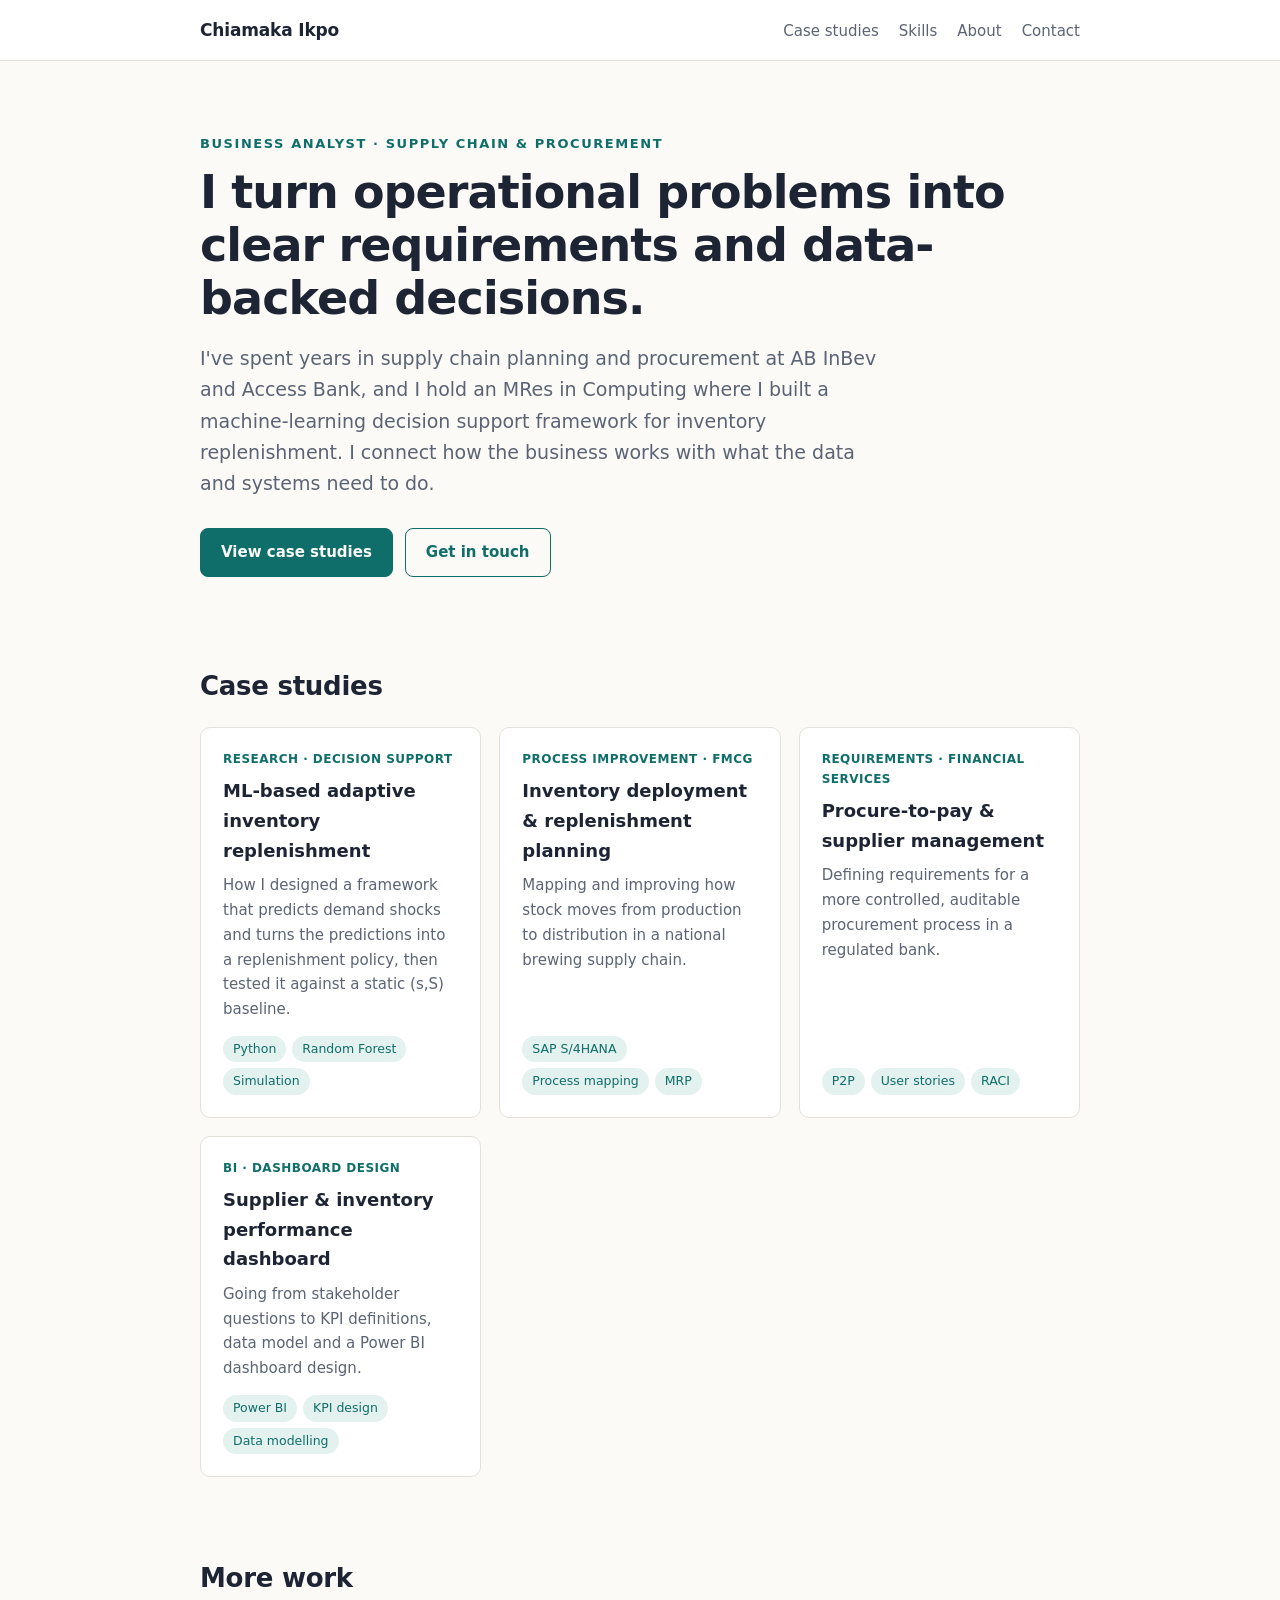
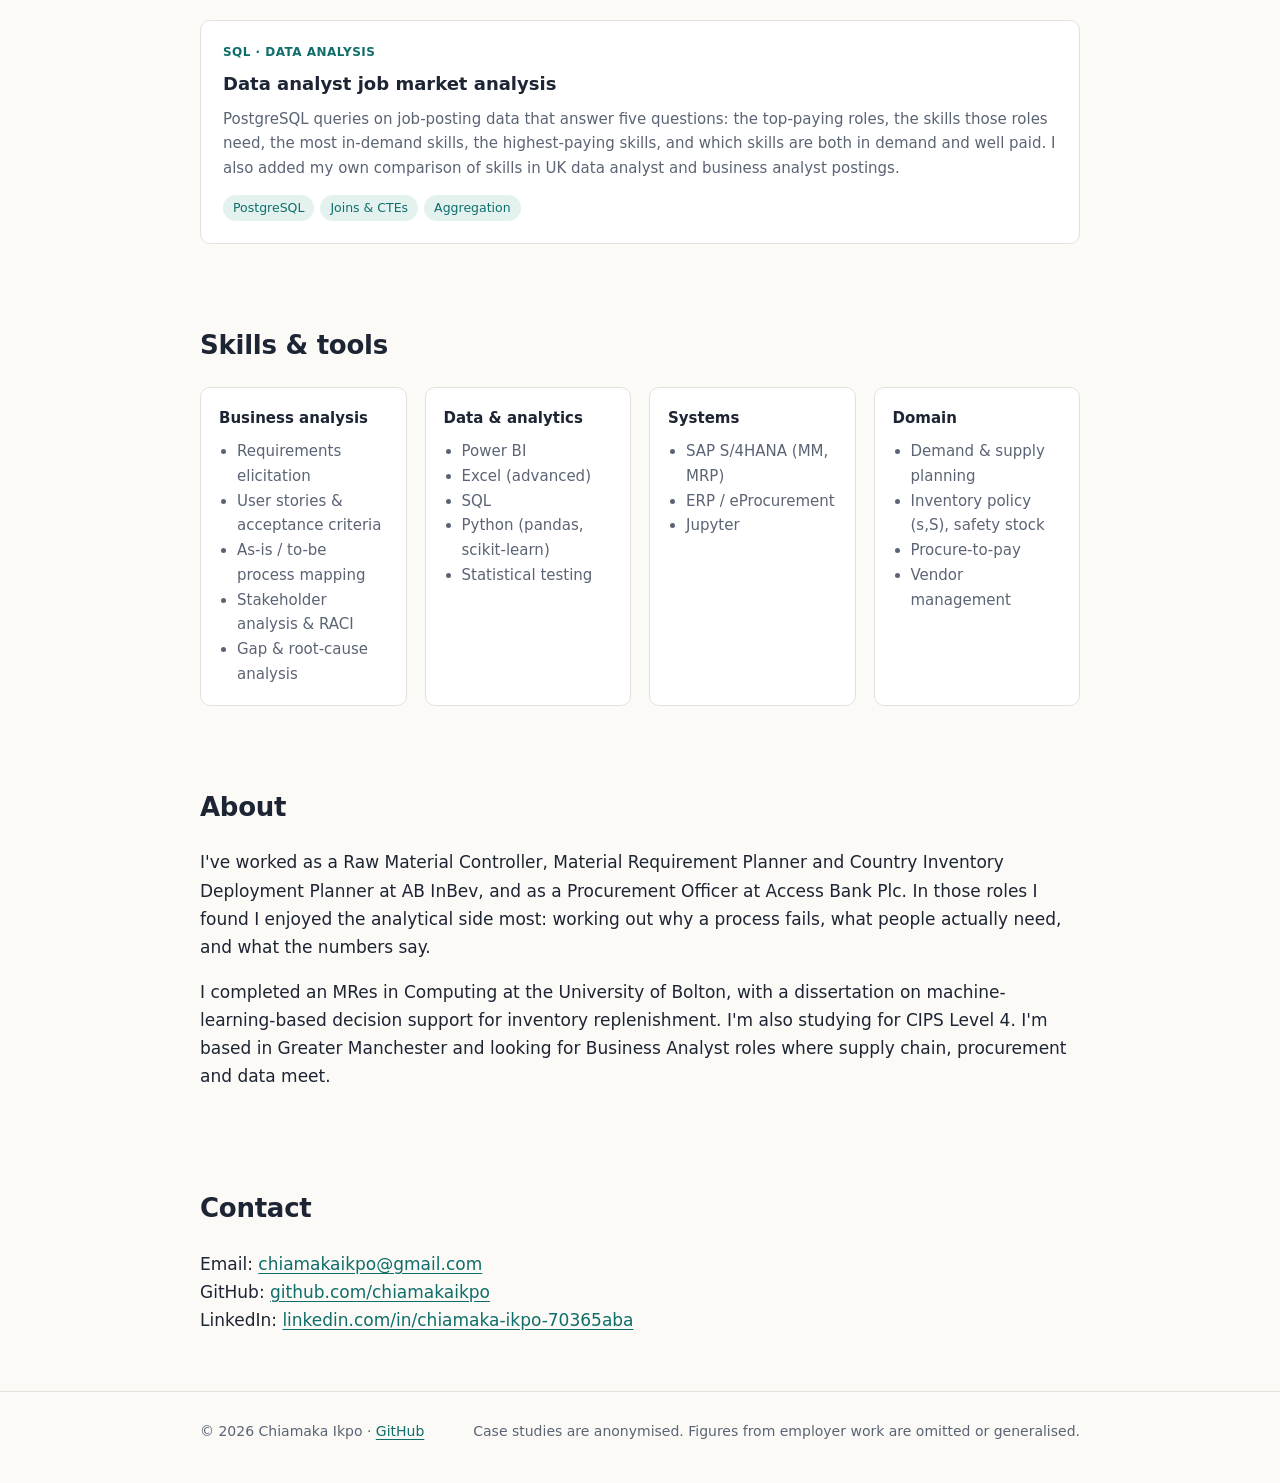
<file: index.html>
<!DOCTYPE html>
<html lang="en">
<head>
<meta charset="utf-8">
<meta name="viewport" content="width=device-width, initial-scale=1">
<title>Chiamaka Ikpo | Business Analyst</title>
<meta name="description" content="Business Analyst portfolio of Chiamaka Ikpo: supply chain, procurement and data-driven decision support case studies.">
<link rel="stylesheet" href="style.css">
</head>
<body>
<nav class="nav"><div class="wrap">
  <a class="brand" href="index.html">Chiamaka Ikpo</a>
  <ul>
    <li><a href="#work">Case studies</a></li>
    <li><a href="#skills">Skills</a></li>
    <li><a href="#about">About</a></li>
    <li><a href="#contact">Contact</a></li>
  </ul>
</div></nav>

<header class="hero"><div class="wrap">
  <p class="eyebrow">Business Analyst · Supply Chain &amp; Procurement</p>
  <h1>I turn operational problems into clear requirements and data-backed decisions.</h1>
  <p class="lead">I've spent years in supply chain planning and procurement at AB InBev and Access Bank, and I hold an MRes in Computing where I built a machine-learning decision support framework for inventory replenishment. I connect how the business works with what the data and systems need to do.</p>
  <div class="btns">
    <a class="btn primary" href="#work">View case studies</a>
    <a class="btn ghost" href="#contact">Get in touch</a>
  </div>
</div></header>

<section id="work"><div class="wrap">
  <h2>Case studies</h2>
  <div class="cards">
    <a class="card" href="case-replenishment-ml.html">
      <span class="tag">Research · Decision support</span>
      <h3>ML-based adaptive inventory replenishment</h3>
      <p>How I designed a framework that predicts demand shocks and turns the predictions into a replenishment policy, then tested it against a static (s,S) baseline.</p>
      <div class="chips"><span class="chip">Python</span><span class="chip">Random Forest</span><span class="chip">Simulation</span></div>
    </a>
    <a class="card" href="case-inventory-deployment.html">
      <span class="tag">Process improvement · FMCG</span>
      <h3>Inventory deployment &amp; replenishment planning</h3>
      <p>Mapping and improving how stock moves from production to distribution in a national brewing supply chain.</p>
      <div class="chips"><span class="chip">SAP S/4HANA</span><span class="chip">Process mapping</span><span class="chip">MRP</span></div>
    </a>
    <a class="card" href="case-procurement.html">
      <span class="tag">Requirements · Financial services</span>
      <h3>Procure-to-pay &amp; supplier management</h3>
      <p>Defining requirements for a more controlled, auditable procurement process in a regulated bank.</p>
      <div class="chips"><span class="chip">P2P</span><span class="chip">User stories</span><span class="chip">RACI</span></div>
    </a>
    <a class="card" href="case-dashboard.html">
      <span class="tag">BI · Dashboard design</span>
      <h3>Supplier &amp; inventory performance dashboard</h3>
      <p>Going from stakeholder questions to KPI definitions, data model and a Power BI dashboard design.</p>
      <div class="chips"><span class="chip">Power BI</span><span class="chip">KPI design</span><span class="chip">Data modelling</span></div>
    </a>
  </div>
</div></section>

<section id="more"><div class="wrap">
  <h2>More work</h2>
  <div class="cards">
    <a class="card" href="https://github.com/chiamakaikpo/sql-data-analyst-job-market" target="_blank" rel="noopener">
      <span class="tag">SQL · Data analysis</span>
      <h3>Data analyst job market analysis</h3>
      <p>PostgreSQL queries on job-posting data that answer five questions: the top-paying roles, the skills those roles need, the most in-demand skills, the highest-paying skills, and which skills are both in demand and well paid. I also added my own comparison of skills in UK data analyst and business analyst postings.</p>
      <div class="chips"><span class="chip">PostgreSQL</span><span class="chip">Joins &amp; CTEs</span><span class="chip">Aggregation</span></div>
    </a>
  </div>
</div></section>

<section id="skills"><div class="wrap">
  <h2>Skills &amp; tools</h2>
  <div class="skills">
    <div><h4>Business analysis</h4><ul><li>Requirements elicitation</li><li>User stories &amp; acceptance criteria</li><li>As-is / to-be process mapping</li><li>Stakeholder analysis &amp; RACI</li><li>Gap &amp; root-cause analysis</li></ul></div>
    <div><h4>Data &amp; analytics</h4><ul><li>Power BI</li><li>Excel (advanced)</li><li>SQL</li><li>Python (pandas, scikit-learn)</li><li>Statistical testing</li></ul></div>
    <div><h4>Systems</h4><ul><li>SAP S/4HANA (MM, MRP)</li><li>ERP / eProcurement</li><li>Jupyter</li></ul></div>
    <div><h4>Domain</h4><ul><li>Demand &amp; supply planning</li><li>Inventory policy (s,S), safety stock</li><li>Procure-to-pay</li><li>Vendor management</li></ul></div>
  </div>
</div></section>

<section id="about"><div class="wrap">
  <h2>About</h2>
  <p>I've worked as a Raw Material Controller, Material Requirement Planner and Country Inventory Deployment Planner at AB InBev, and as a Procurement Officer at Access Bank Plc. In those roles I found I enjoyed the analytical side most: working out why a process fails, what people actually need, and what the numbers say.</p>
  <p>I completed an MRes in Computing at the University of Bolton, with a dissertation on machine-learning-based decision support for inventory replenishment. I'm also studying for CIPS Level 4. I'm based in Greater Manchester and looking for Business Analyst roles where supply chain, procurement and data meet.</p>
</div></section>

<section id="contact"><div class="wrap">
  <h2>Contact</h2>
  <p>Email: <a href="mailto:chiamakaikpo@gmail.com">chiamakaikpo@gmail.com</a><br>
  GitHub: <a href="https://github.com/chiamakaikpo" target="_blank" rel="noopener">github.com/chiamakaikpo</a><br>
  LinkedIn: <a href="https://linkedin.com/in/chiamaka-ikpo-70365aba/" target="_blank" rel="noopener">linkedin.com/in/chiamaka-ikpo-70365aba</a></p>
</div></section>

<footer><div class="wrap">
  <span>© 2026 Chiamaka Ikpo · <a href="https://github.com/chiamakaikpo" target="_blank" rel="noopener">GitHub</a></span>
  <span>Case studies are anonymised. Figures from employer work are omitted or generalised.</span>
</div></footer>
</body>
</html>
</file>
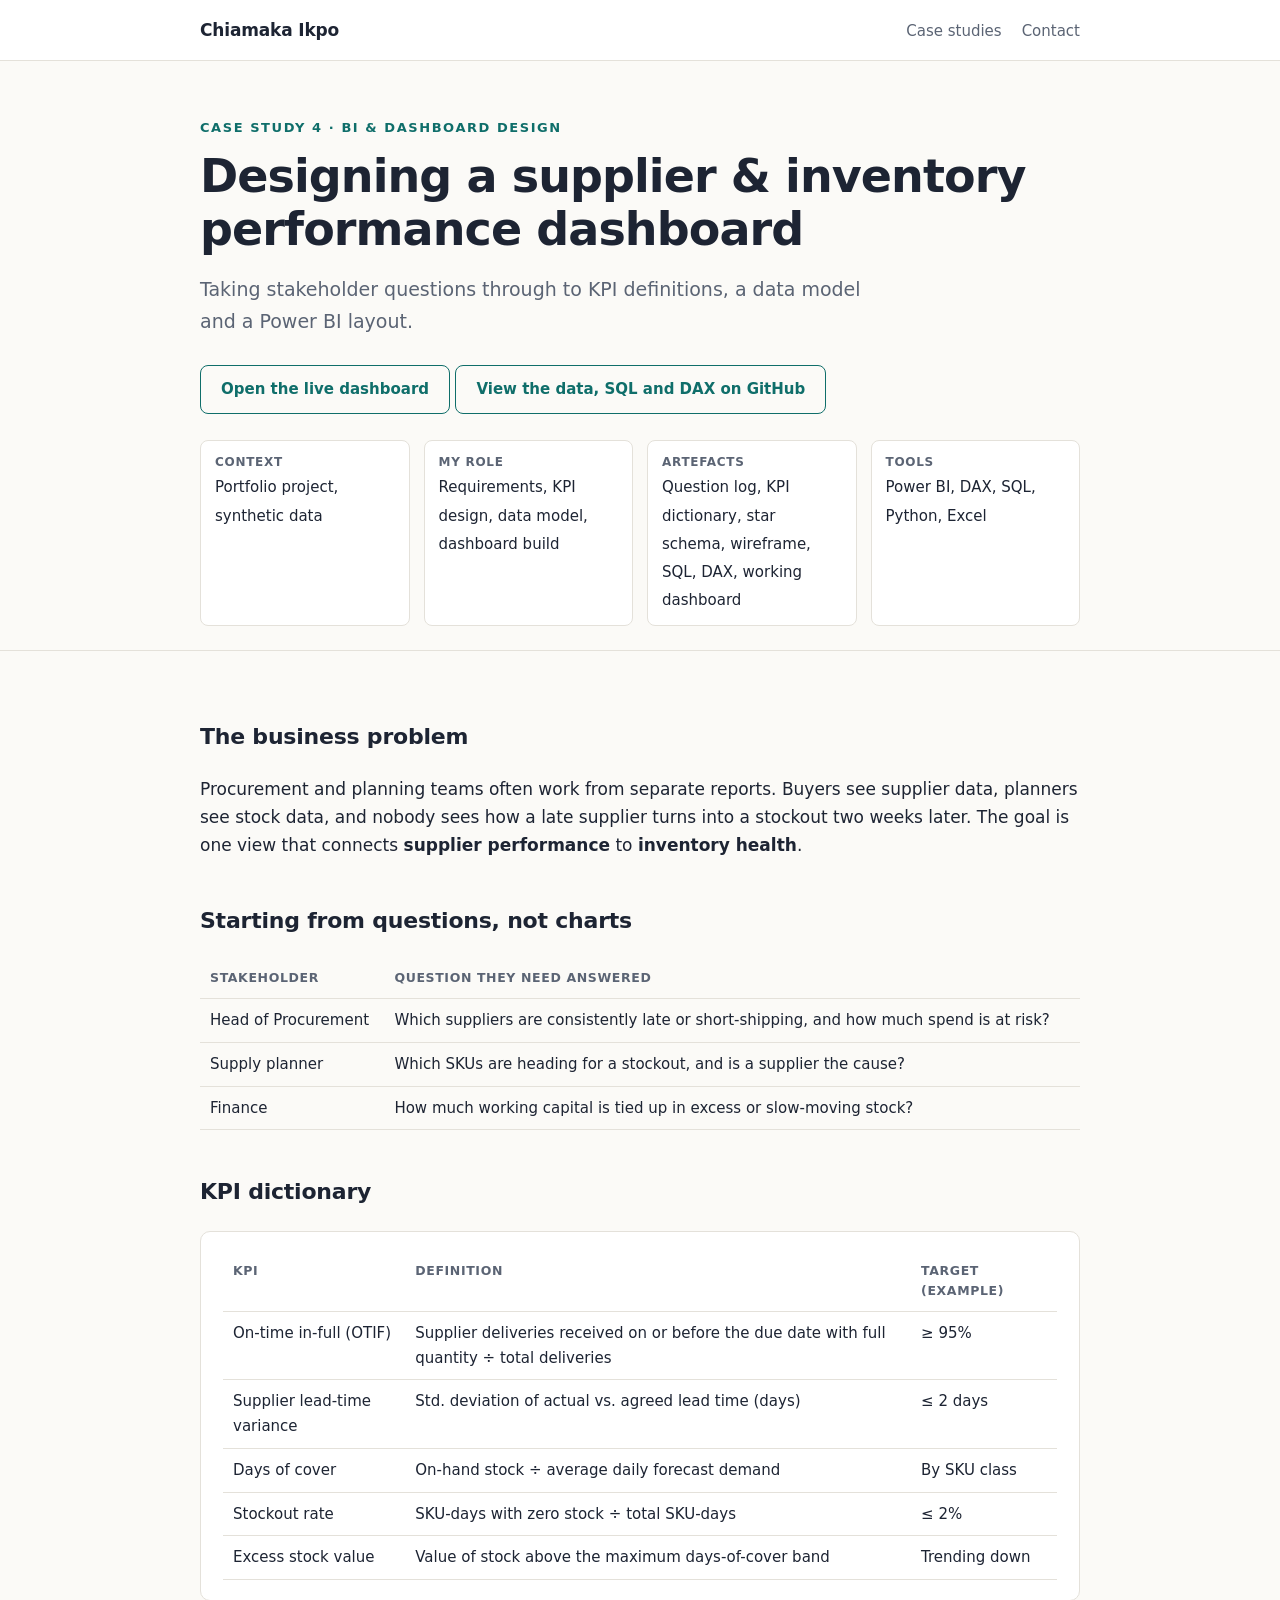
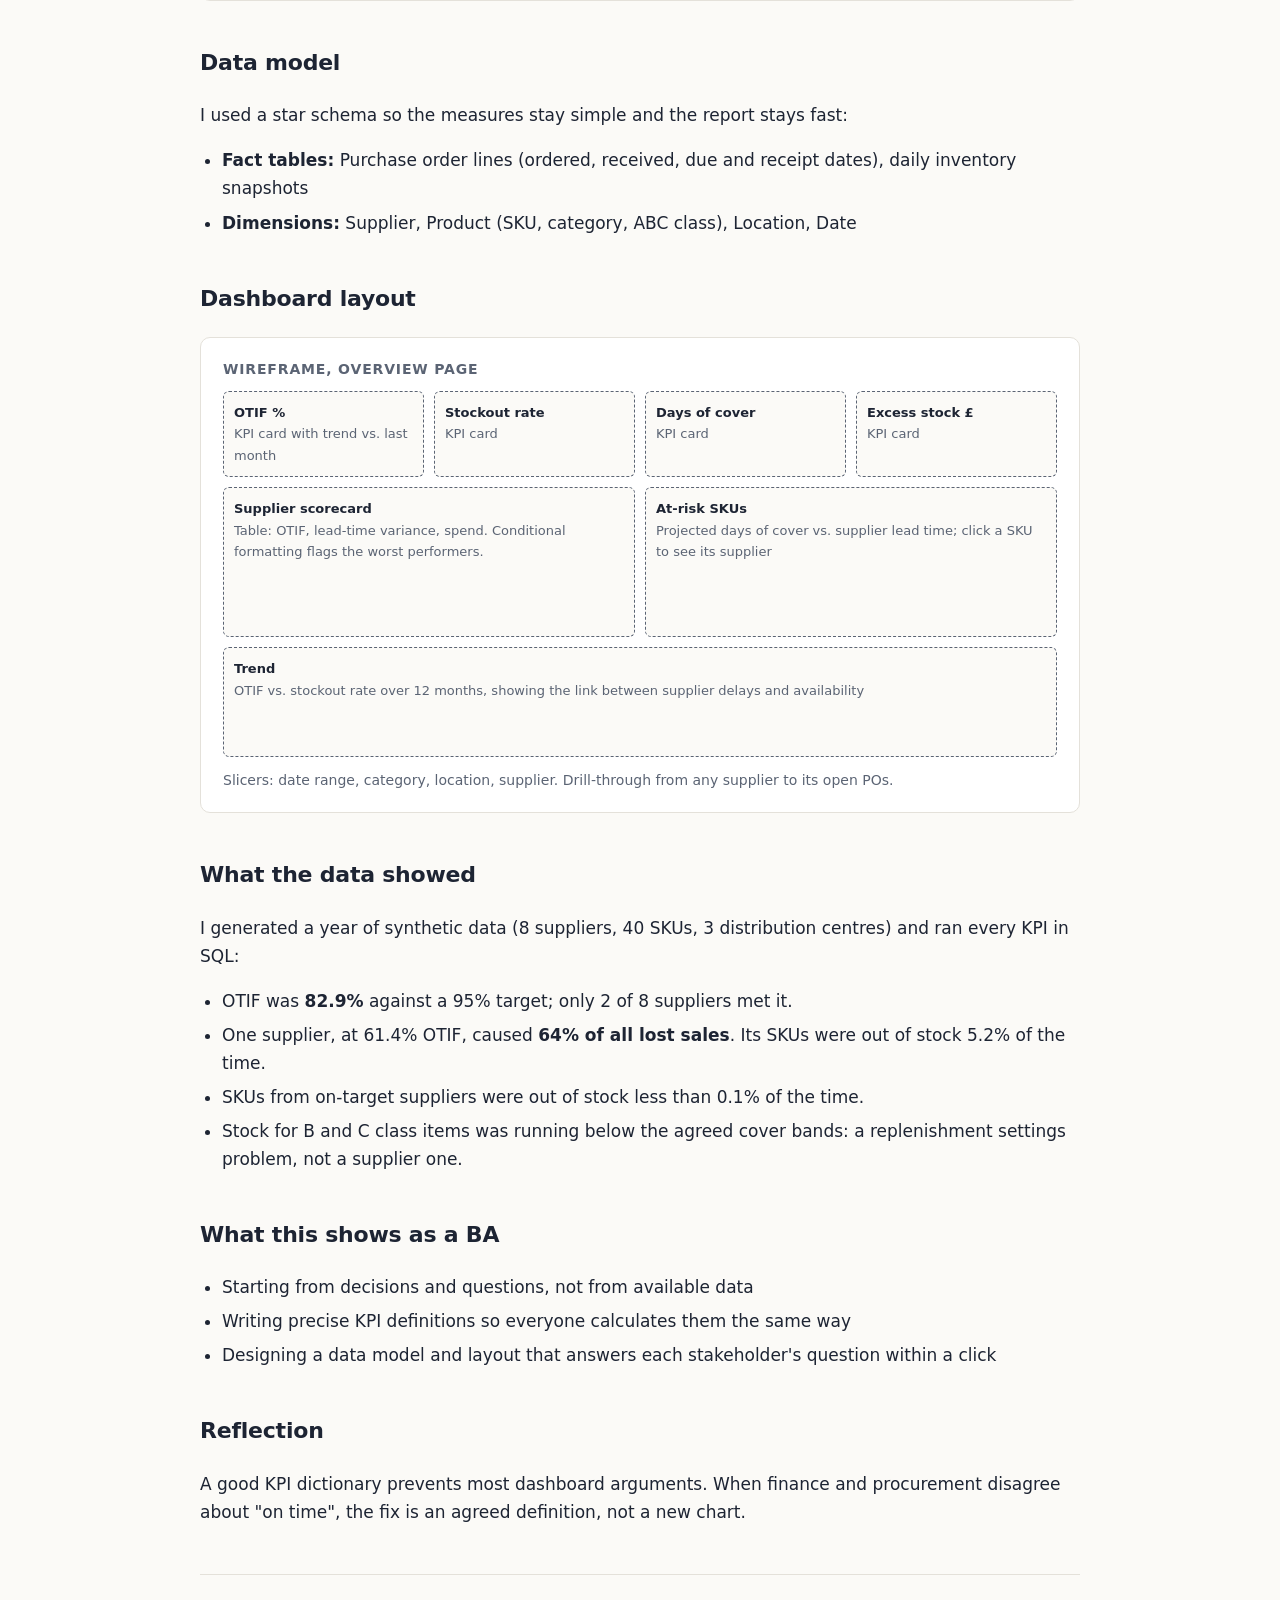
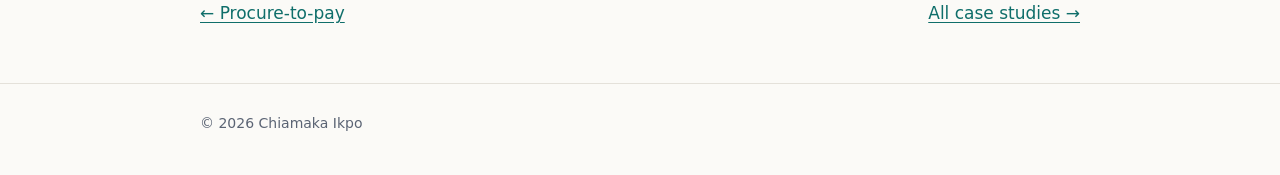
<file: case-dashboard.html>
<!DOCTYPE html>
<html lang="en">
<head>
<meta charset="utf-8">
<meta name="viewport" content="width=device-width, initial-scale=1">
<title>Supplier &amp; Inventory Dashboard | Chiamaka Ikpo</title>
<link rel="stylesheet" href="style.css">
</head>
<body>
<nav class="nav"><div class="wrap">
  <a class="brand" href="index.html">Chiamaka Ikpo</a>
  <ul><li><a href="index.html#work">Case studies</a></li><li><a href="index.html#contact">Contact</a></li></ul>
</div></nav>

<header class="case-head"><div class="wrap">
  <p class="eyebrow">Case study 4 · BI &amp; dashboard design</p>
  <h1>Designing a supplier &amp; inventory performance dashboard</h1>
  <p class="lead">Taking stakeholder questions through to KPI definitions, a data model and a Power BI layout.</p>
  <p><a class="btn ghost" href="https://chiamakaikpo.github.io/supplier-inventory-dashboard/" target="_blank" rel="noopener">Open the live dashboard</a> <a class="btn ghost" href="https://github.com/chiamakaikpo/supplier-inventory-dashboard" target="_blank" rel="noopener">View the data, SQL and DAX on GitHub</a></p>
  <div class="facts">
    <div><b>Context</b><span>Portfolio project, synthetic data</span></div>
    <div><b>My role</b><span>Requirements, KPI design, data model, dashboard build</span></div>
    <div><b>Artefacts</b><span>Question log, KPI dictionary, star schema, wireframe, SQL, DAX, working dashboard</span></div>
    <div><b>Tools</b><span>Power BI, DAX, SQL, Python, Excel</span></div>
  </div>
</div></header>

<article><div class="wrap">
  <h2>The business problem</h2>
  <p>Procurement and planning teams often work from separate reports. Buyers see supplier data, planners see stock data, and nobody sees how a late supplier turns into a stockout two weeks later. The goal is one view that connects <strong>supplier performance</strong> to <strong>inventory health</strong>.</p>

  <h2>Starting from questions, not charts</h2>
  <table>
    <tr><th>Stakeholder</th><th>Question they need answered</th></tr>
    <tr><td>Head of Procurement</td><td>Which suppliers are consistently late or short-shipping, and how much spend is at risk?</td></tr>
    <tr><td>Supply planner</td><td>Which SKUs are heading for a stockout, and is a supplier the cause?</td></tr>
    <tr><td>Finance</td><td>How much working capital is tied up in excess or slow-moving stock?</td></tr>
  </table>

  <h2>KPI dictionary</h2>
  <div class="panel">
  <table>
    <tr><th>KPI</th><th>Definition</th><th>Target (example)</th></tr>
    <tr><td>On-time in-full (OTIF)</td><td>Supplier deliveries received on or before the due date with full quantity ÷ total deliveries</td><td>≥ 95%</td></tr>
    <tr><td>Supplier lead-time variance</td><td>Std. deviation of actual vs. agreed lead time (days)</td><td>≤ 2 days</td></tr>
    <tr><td>Days of cover</td><td>On-hand stock ÷ average daily forecast demand</td><td>By SKU class</td></tr>
    <tr><td>Stockout rate</td><td>SKU-days with zero stock ÷ total SKU-days</td><td>≤ 2%</td></tr>
    <tr><td>Excess stock value</td><td>Value of stock above the maximum days-of-cover band</td><td>Trending down</td></tr>
  </table>
  </div>

  <h2>Data model</h2>
  <p>I used a star schema so the measures stay simple and the report stays fast:</p>
  <ul>
    <li><strong>Fact tables:</strong> Purchase order lines (ordered, received, due and receipt dates), daily inventory snapshots</li>
    <li><strong>Dimensions:</strong> Supplier, Product (SKU, category, ABC class), Location, Date</li>
  </ul>

  <h2>Dashboard layout</h2>
  <div class="panel">
    <h4>Wireframe, overview page</h4>
    <div class="wire">
      <div><b>OTIF %</b>KPI card with trend vs. last month</div>
      <div><b>Stockout rate</b>KPI card</div>
      <div><b>Days of cover</b>KPI card</div>
      <div><b>Excess stock £</b>KPI card</div>
      <div class="w2"><b>Supplier scorecard</b>Table: OTIF, lead-time variance, spend. Conditional formatting flags the worst performers.</div>
      <div class="w2"><b>At-risk SKUs</b>Projected days of cover vs. supplier lead time; click a SKU to see its supplier</div>
      <div class="w4"><b>Trend</b>OTIF vs. stockout rate over 12 months, showing the link between supplier delays and availability</div>
    </div>
    <p class="muted" style="font-size:14px;margin:12px 0 0">Slicers: date range, category, location, supplier. Drill-through from any supplier to its open POs.</p>
  </div>

  <h2>What the data showed</h2>
  <p>I generated a year of synthetic data (8 suppliers, 40 SKUs, 3 distribution centres) and ran every KPI in SQL:</p>
  <ul>
    <li>OTIF was <strong>82.9%</strong> against a 95% target; only 2 of 8 suppliers met it.</li>
    <li>One supplier, at 61.4% OTIF, caused <strong>64% of all lost sales</strong>. Its SKUs were out of stock 5.2% of the time.</li>
    <li>SKUs from on-target suppliers were out of stock less than 0.1% of the time.</li>
    <li>Stock for B and C class items was running below the agreed cover bands: a replenishment settings problem, not a supplier one.</li>
  </ul>

  <h2>What this shows as a BA</h2>
  <ul>
    <li>Starting from decisions and questions, not from available data</li>
    <li>Writing precise KPI definitions so everyone calculates them the same way</li>
    <li>Designing a data model and layout that answers each stakeholder's question within a click</li>
  </ul>

  <h2>Reflection</h2>
  <p>A good KPI dictionary prevents most dashboard arguments. When finance and procurement disagree about "on time", the fix is an agreed definition, not a new chart.</p>

  <div class="pager">
    <a href="case-procurement.html">← Procure-to-pay</a>
    <a href="index.html#work">All case studies →</a>
  </div>
</div></article>

<footer><div class="wrap"><span>© 2026 Chiamaka Ikpo</span></div></footer>
</body>
</html>
</file>
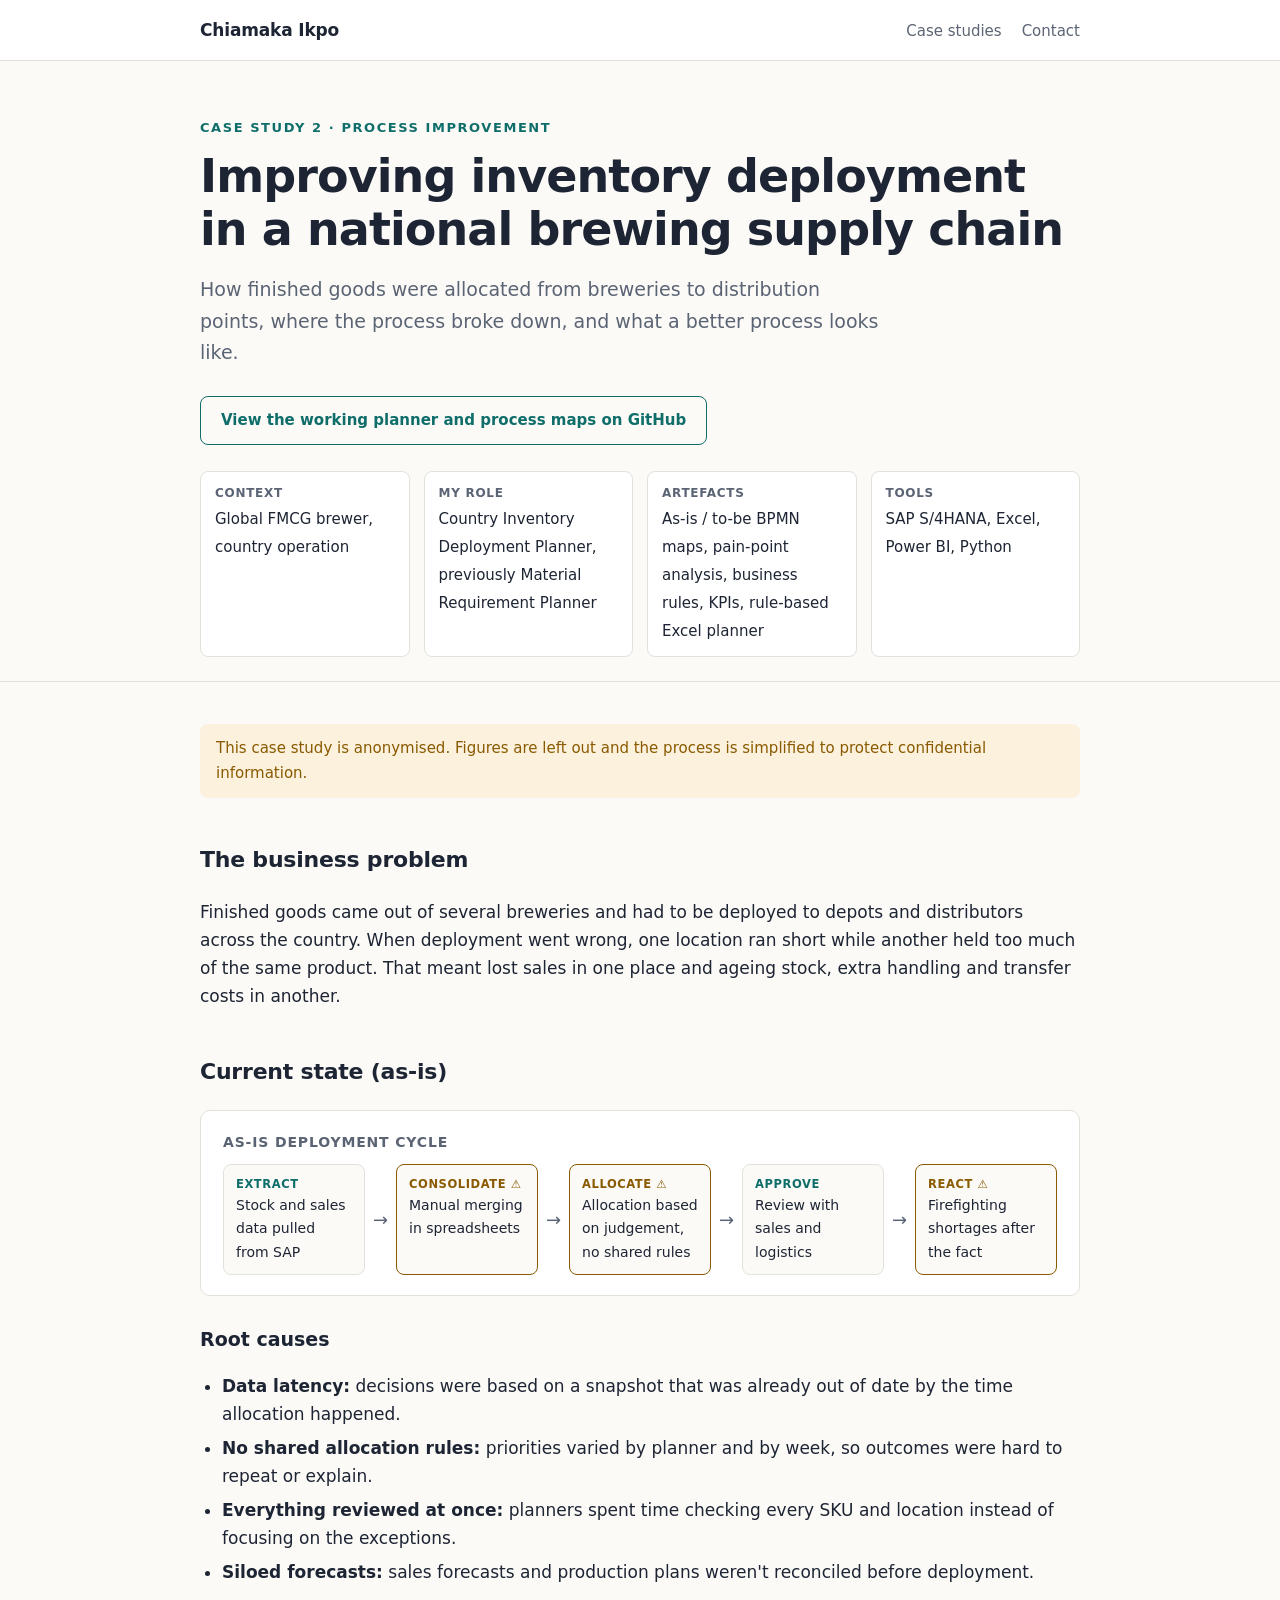
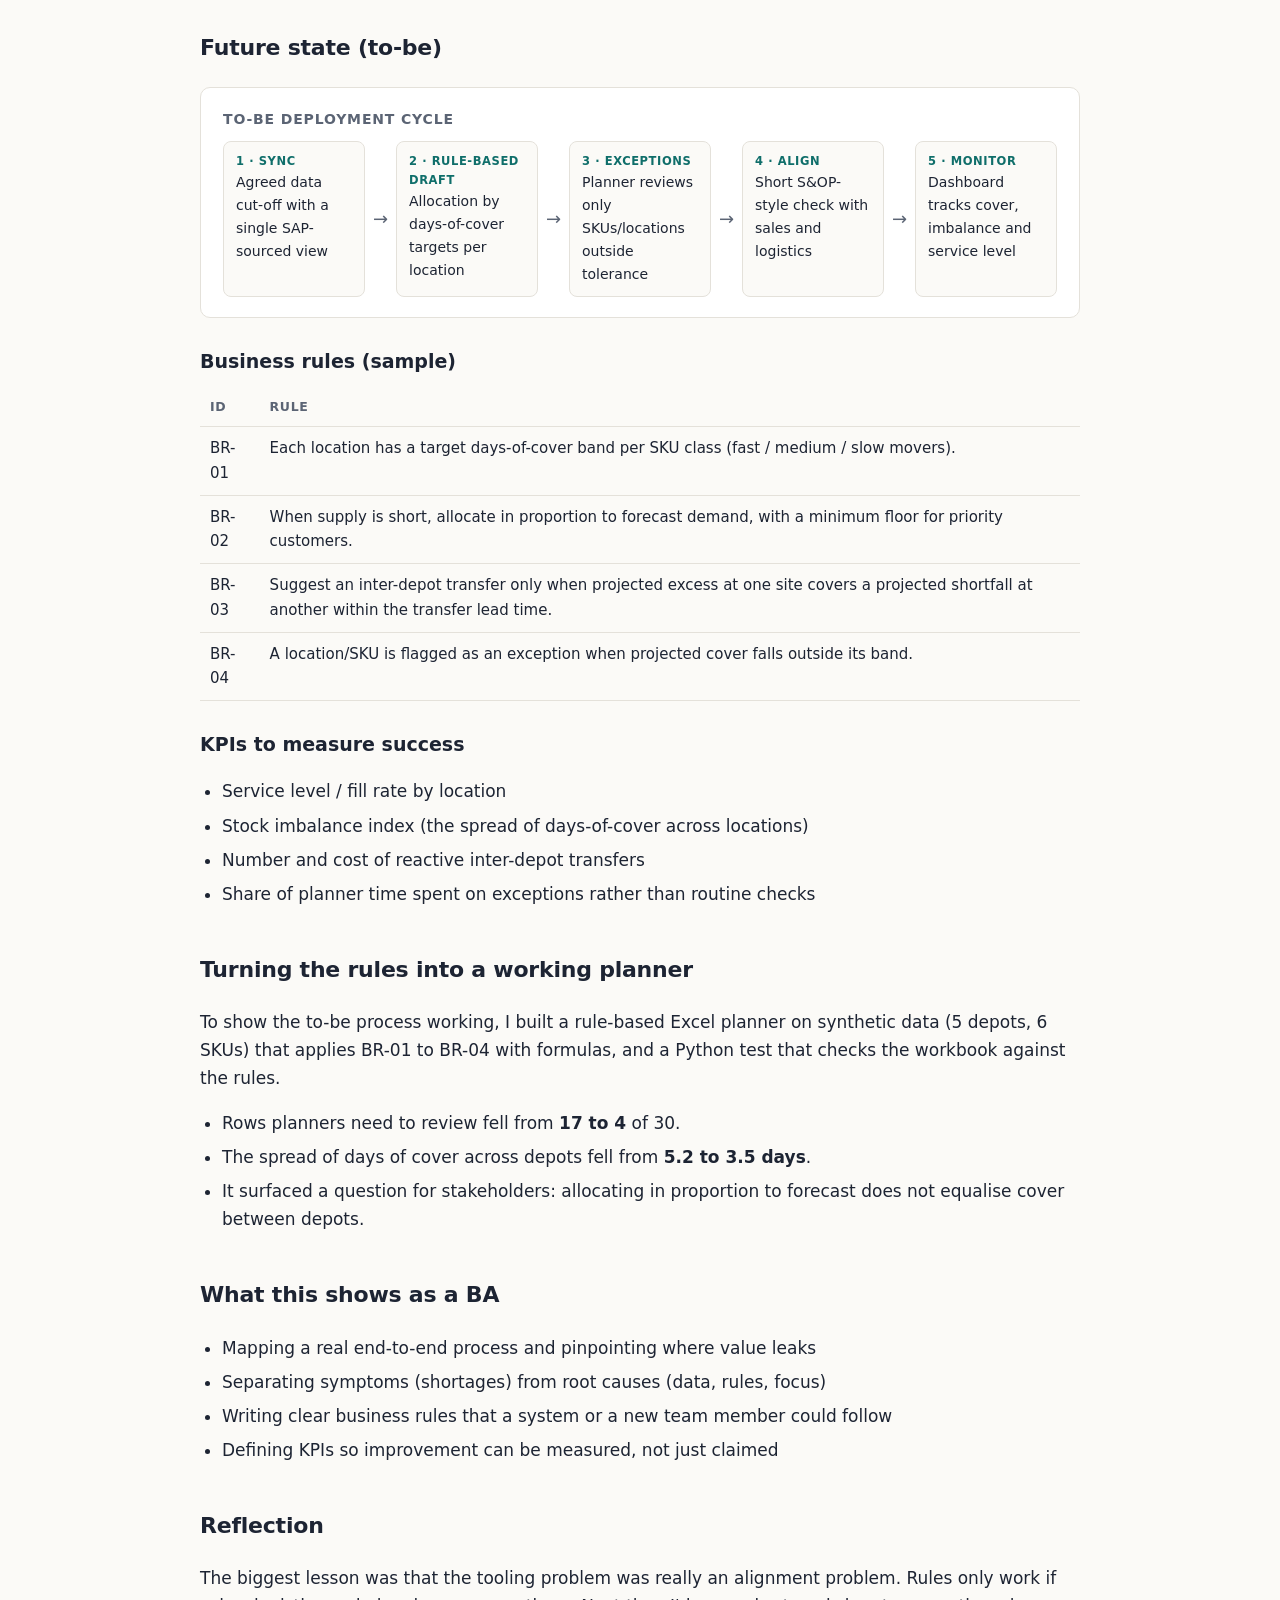
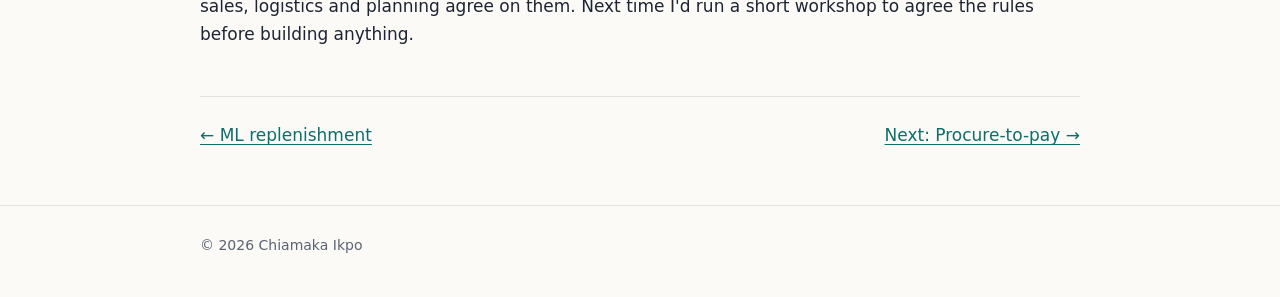
<file: case-inventory-deployment.html>
<!DOCTYPE html>
<html lang="en">
<head>
<meta charset="utf-8">
<meta name="viewport" content="width=device-width, initial-scale=1">
<title>Inventory Deployment Planning | Chiamaka Ikpo</title>
<link rel="stylesheet" href="style.css">
</head>
<body>
<nav class="nav"><div class="wrap">
  <a class="brand" href="index.html">Chiamaka Ikpo</a>
  <ul><li><a href="index.html#work">Case studies</a></li><li><a href="index.html#contact">Contact</a></li></ul>
</div></nav>

<header class="case-head"><div class="wrap">
  <p class="eyebrow">Case study 2 · Process improvement</p>
  <h1>Improving inventory deployment in a national brewing supply chain</h1>
  <p class="lead">How finished goods were allocated from breweries to distribution points, where the process broke down, and what a better process looks like.</p>
  <p><a class="btn ghost" href="https://github.com/chiamakaikpo/inventory-deployment-planner" target="_blank" rel="noopener">View the working planner and process maps on GitHub</a></p>
  <div class="facts">
    <div><b>Context</b><span>Global FMCG brewer, country operation</span></div>
    <div><b>My role</b><span>Country Inventory Deployment Planner, previously Material Requirement Planner</span></div>
    <div><b>Artefacts</b><span>As-is / to-be BPMN maps, pain-point analysis, business rules, KPIs, rule-based Excel planner</span></div>
    <div><b>Tools</b><span>SAP S/4HANA, Excel, Power BI, Python</span></div>
  </div>
</div></header>

<article><div class="wrap">
  <p class="note">This case study is anonymised. Figures are left out and the process is simplified to protect confidential information.</p>

  <h2>The business problem</h2>
  <p>Finished goods came out of several breweries and had to be deployed to depots and distributors across the country. When deployment went wrong, one location ran short while another held too much of the same product. That meant lost sales in one place and ageing stock, extra handling and transfer costs in another.</p>

  <h2>Current state (as-is)</h2>
  <div class="panel">
    <h4>As-is deployment cycle</h4>
    <div class="flow">
      <div class="step"><b>Extract</b>Stock and sales data pulled from SAP</div><span class="arrow">→</span>
      <div class="step pain"><b>Consolidate ⚠</b>Manual merging in spreadsheets</div><span class="arrow">→</span>
      <div class="step pain"><b>Allocate ⚠</b>Allocation based on judgement, no shared rules</div><span class="arrow">→</span>
      <div class="step"><b>Approve</b>Review with sales and logistics</div><span class="arrow">→</span>
      <div class="step pain"><b>React ⚠</b>Firefighting shortages after the fact</div>
    </div>
  </div>

  <h3>Root causes</h3>
  <ul>
    <li><strong>Data latency:</strong> decisions were based on a snapshot that was already out of date by the time allocation happened.</li>
    <li><strong>No shared allocation rules:</strong> priorities varied by planner and by week, so outcomes were hard to repeat or explain.</li>
    <li><strong>Everything reviewed at once:</strong> planners spent time checking every SKU and location instead of focusing on the exceptions.</li>
    <li><strong>Siloed forecasts:</strong> sales forecasts and production plans weren't reconciled before deployment.</li>
  </ul>

  <h2>Future state (to-be)</h2>
  <div class="panel">
    <h4>To-be deployment cycle</h4>
    <div class="flow">
      <div class="step"><b>1 · Sync</b>Agreed data cut-off with a single SAP-sourced view</div><span class="arrow">→</span>
      <div class="step"><b>2 · Rule-based draft</b>Allocation by days-of-cover targets per location</div><span class="arrow">→</span>
      <div class="step"><b>3 · Exceptions</b>Planner reviews only SKUs/locations outside tolerance</div><span class="arrow">→</span>
      <div class="step"><b>4 · Align</b>Short S&amp;OP-style check with sales and logistics</div><span class="arrow">→</span>
      <div class="step"><b>5 · Monitor</b>Dashboard tracks cover, imbalance and service level</div>
    </div>
  </div>

  <h3>Business rules (sample)</h3>
  <table>
    <tr><th>ID</th><th>Rule</th></tr>
    <tr><td>BR-01</td><td>Each location has a target days-of-cover band per SKU class (fast / medium / slow movers).</td></tr>
    <tr><td>BR-02</td><td>When supply is short, allocate in proportion to forecast demand, with a minimum floor for priority customers.</td></tr>
    <tr><td>BR-03</td><td>Suggest an inter-depot transfer only when projected excess at one site covers a projected shortfall at another within the transfer lead time.</td></tr>
    <tr><td>BR-04</td><td>A location/SKU is flagged as an exception when projected cover falls outside its band.</td></tr>
  </table>

  <h3>KPIs to measure success</h3>
  <ul>
    <li>Service level / fill rate by location</li>
    <li>Stock imbalance index (the spread of days-of-cover across locations)</li>
    <li>Number and cost of reactive inter-depot transfers</li>
    <li>Share of planner time spent on exceptions rather than routine checks</li>
  </ul>

  <h2>Turning the rules into a working planner</h2>
  <p>To show the to-be process working, I built a rule-based Excel planner on synthetic data (5 depots, 6 SKUs) that applies BR-01 to BR-04 with formulas, and a Python test that checks the workbook against the rules.</p>
  <ul>
    <li>Rows planners need to review fell from <strong>17 to 4</strong> of 30.</li>
    <li>The spread of days of cover across depots fell from <strong>5.2 to 3.5 days</strong>.</li>
    <li>It surfaced a question for stakeholders: allocating in proportion to forecast does not equalise cover between depots.</li>
  </ul>

  <h2>What this shows as a BA</h2>
  <ul>
    <li>Mapping a real end-to-end process and pinpointing where value leaks</li>
    <li>Separating symptoms (shortages) from root causes (data, rules, focus)</li>
    <li>Writing clear business rules that a system or a new team member could follow</li>
    <li>Defining KPIs so improvement can be measured, not just claimed</li>
  </ul>

  <h2>Reflection</h2>
  <p>The biggest lesson was that the tooling problem was really an alignment problem. Rules only work if sales, logistics and planning agree on them. Next time I'd run a short workshop to agree the rules before building anything.</p>

  <div class="pager">
    <a href="case-replenishment-ml.html">← ML replenishment</a>
    <a href="case-procurement.html">Next: Procure-to-pay →</a>
  </div>
</div></article>

<footer><div class="wrap"><span>© 2026 Chiamaka Ikpo</span></div></footer>
</body>
</html>
</file>
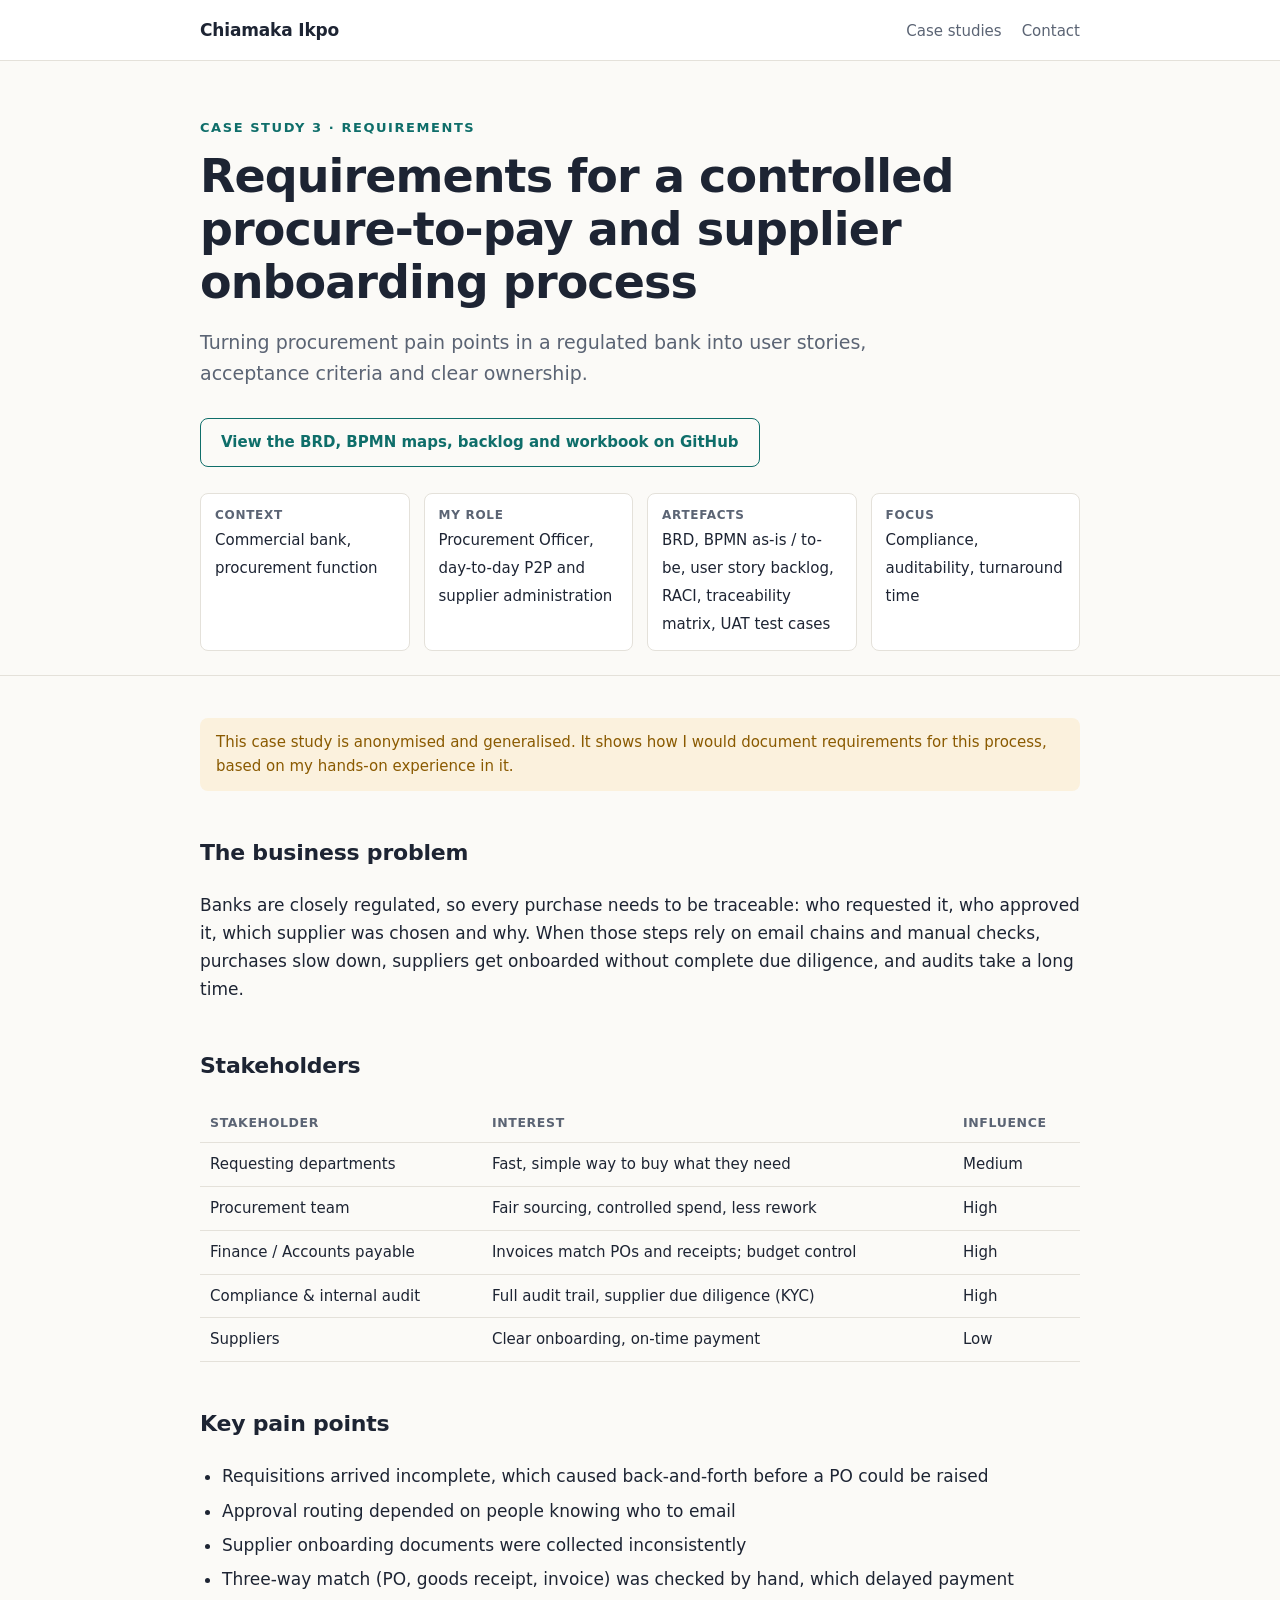
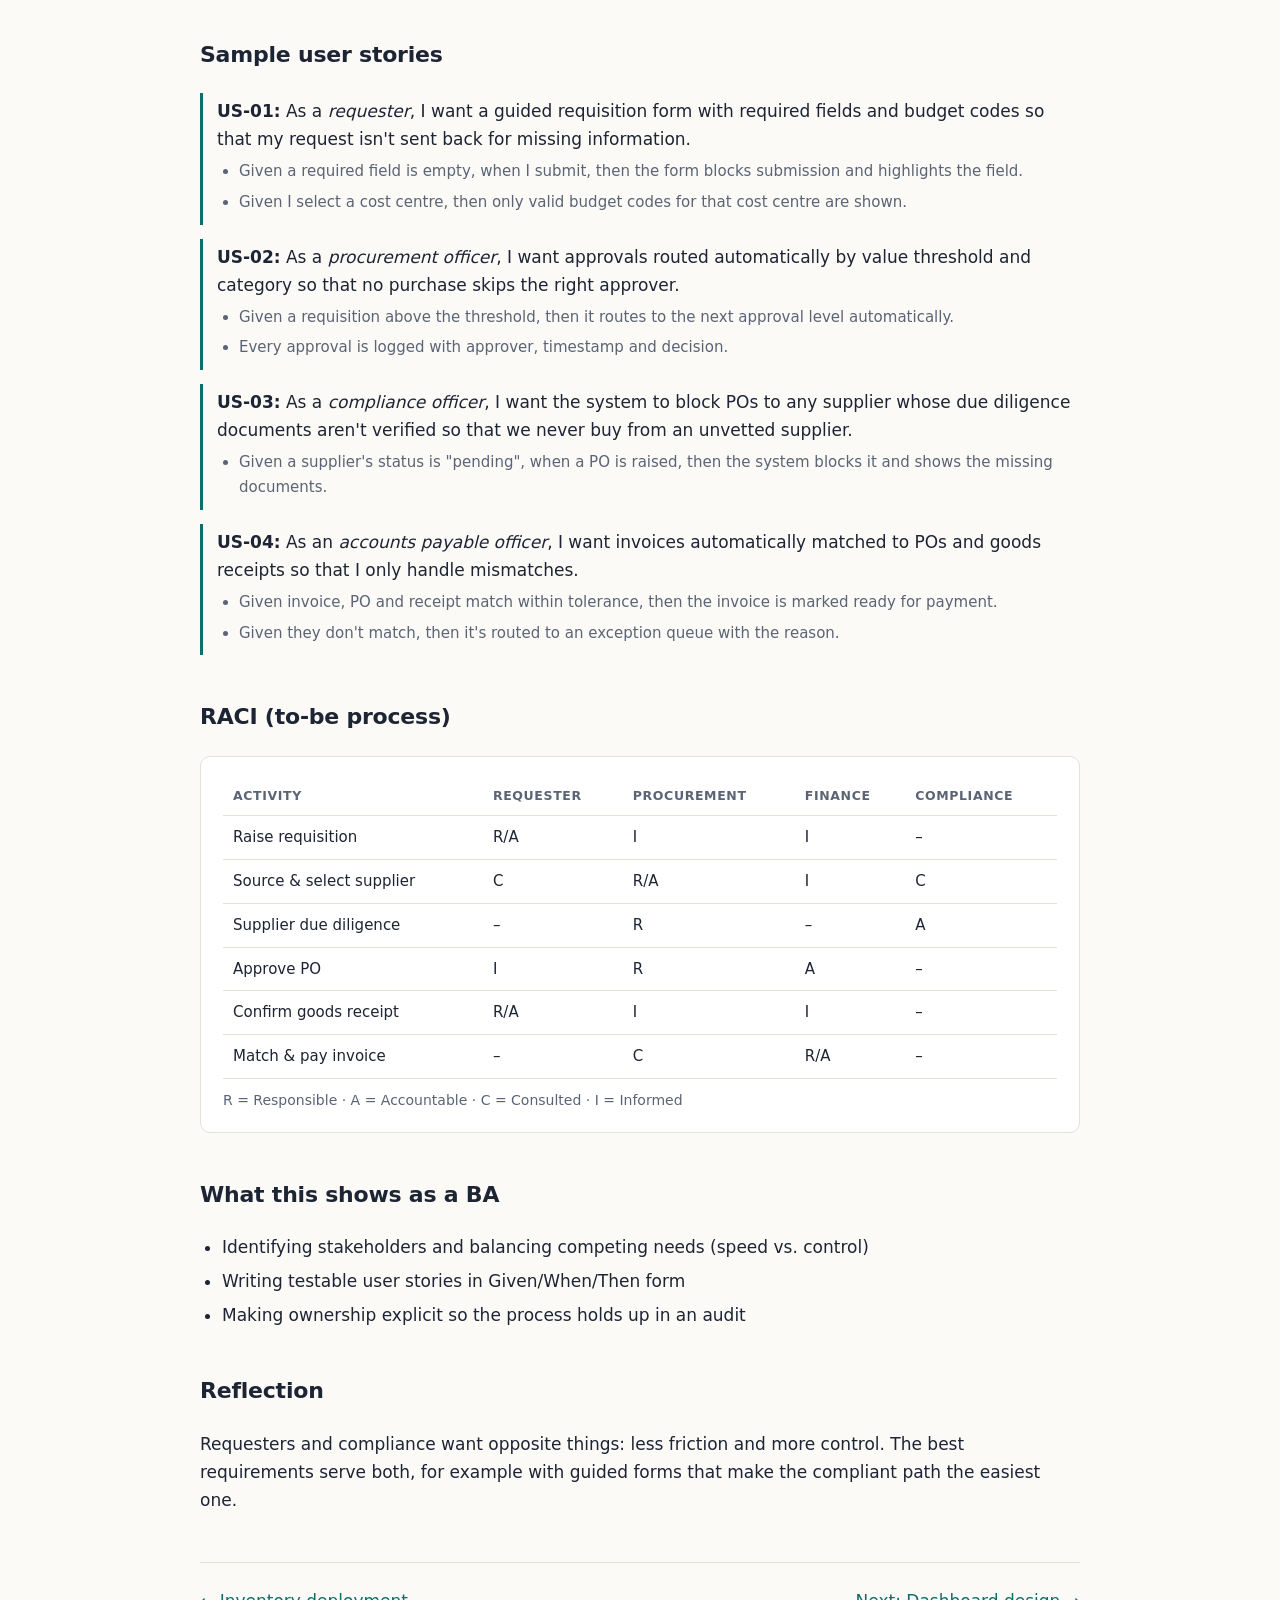
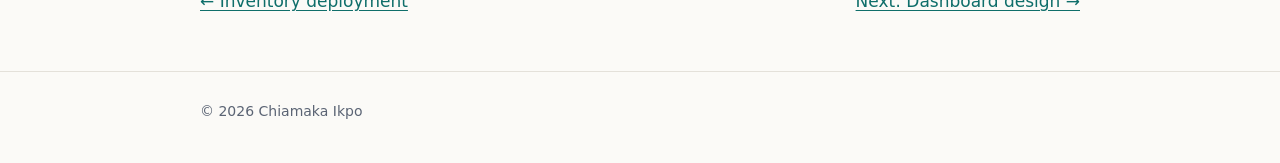
<file: case-procurement.html>
<!DOCTYPE html>
<html lang="en">
<head>
<meta charset="utf-8">
<meta name="viewport" content="width=device-width, initial-scale=1">
<title>Procure-to-Pay Requirements | Chiamaka Ikpo</title>
<link rel="stylesheet" href="style.css">
</head>
<body>
<nav class="nav"><div class="wrap">
  <a class="brand" href="index.html">Chiamaka Ikpo</a>
  <ul><li><a href="index.html#work">Case studies</a></li><li><a href="index.html#contact">Contact</a></li></ul>
</div></nav>

<header class="case-head"><div class="wrap">
  <p class="eyebrow">Case study 3 · Requirements</p>
  <h1>Requirements for a controlled procure-to-pay and supplier onboarding process</h1>
  <p class="lead">Turning procurement pain points in a regulated bank into user stories, acceptance criteria and clear ownership.</p>
  <p><a class="btn ghost" href="https://github.com/chiamakaikpo/procure-to-pay-requirements" target="_blank" rel="noopener">View the BRD, BPMN maps, backlog and workbook on GitHub</a></p>
  <div class="facts">
    <div><b>Context</b><span>Commercial bank, procurement function</span></div>
    <div><b>My role</b><span>Procurement Officer, day-to-day P2P and supplier administration</span></div>
    <div><b>Artefacts</b><span>BRD, BPMN as-is / to-be, user story backlog, RACI, traceability matrix, UAT test cases</span></div>
    <div><b>Focus</b><span>Compliance, auditability, turnaround time</span></div>
  </div>
</div></header>

<article><div class="wrap">
  <p class="note">This case study is anonymised and generalised. It shows how I would document requirements for this process, based on my hands-on experience in it.</p>

  <h2>The business problem</h2>
  <p>Banks are closely regulated, so every purchase needs to be traceable: who requested it, who approved it, which supplier was chosen and why. When those steps rely on email chains and manual checks, purchases slow down, suppliers get onboarded without complete due diligence, and audits take a long time.</p>

  <h2>Stakeholders</h2>
  <table>
    <tr><th>Stakeholder</th><th>Interest</th><th>Influence</th></tr>
    <tr><td>Requesting departments</td><td>Fast, simple way to buy what they need</td><td>Medium</td></tr>
    <tr><td>Procurement team</td><td>Fair sourcing, controlled spend, less rework</td><td>High</td></tr>
    <tr><td>Finance / Accounts payable</td><td>Invoices match POs and receipts; budget control</td><td>High</td></tr>
    <tr><td>Compliance &amp; internal audit</td><td>Full audit trail, supplier due diligence (KYC)</td><td>High</td></tr>
    <tr><td>Suppliers</td><td>Clear onboarding, on-time payment</td><td>Low</td></tr>
  </table>

  <h2>Key pain points</h2>
  <ul>
    <li>Requisitions arrived incomplete, which caused back-and-forth before a PO could be raised</li>
    <li>Approval routing depended on people knowing who to email</li>
    <li>Supplier onboarding documents were collected inconsistently</li>
    <li>Three-way match (PO, goods receipt, invoice) was checked by hand, which delayed payment</li>
  </ul>

  <h2>Sample user stories</h2>
  <div class="story">
    <p><strong>US-01:</strong> As a <em>requester</em>, I want a guided requisition form with required fields and budget codes so that my request isn't sent back for missing information.</p>
    <ul><li>Given a required field is empty, when I submit, then the form blocks submission and highlights the field.</li><li>Given I select a cost centre, then only valid budget codes for that cost centre are shown.</li></ul>
  </div>
  <div class="story">
    <p><strong>US-02:</strong> As a <em>procurement officer</em>, I want approvals routed automatically by value threshold and category so that no purchase skips the right approver.</p>
    <ul><li>Given a requisition above the threshold, then it routes to the next approval level automatically.</li><li>Every approval is logged with approver, timestamp and decision.</li></ul>
  </div>
  <div class="story">
    <p><strong>US-03:</strong> As a <em>compliance officer</em>, I want the system to block POs to any supplier whose due diligence documents aren't verified so that we never buy from an unvetted supplier.</p>
    <ul><li>Given a supplier's status is "pending", when a PO is raised, then the system blocks it and shows the missing documents.</li></ul>
  </div>
  <div class="story">
    <p><strong>US-04:</strong> As an <em>accounts payable officer</em>, I want invoices automatically matched to POs and goods receipts so that I only handle mismatches.</p>
    <ul><li>Given invoice, PO and receipt match within tolerance, then the invoice is marked ready for payment.</li><li>Given they don't match, then it's routed to an exception queue with the reason.</li></ul>
  </div>

  <h2>RACI (to-be process)</h2>
  <div class="panel">
  <table>
    <tr><th>Activity</th><th>Requester</th><th>Procurement</th><th>Finance</th><th>Compliance</th></tr>
    <tr><td>Raise requisition</td><td>R/A</td><td>I</td><td>I</td><td>–</td></tr>
    <tr><td>Source &amp; select supplier</td><td>C</td><td>R/A</td><td>I</td><td>C</td></tr>
    <tr><td>Supplier due diligence</td><td>–</td><td>R</td><td>–</td><td>A</td></tr>
    <tr><td>Approve PO</td><td>I</td><td>R</td><td>A</td><td>–</td></tr>
    <tr><td>Confirm goods receipt</td><td>R/A</td><td>I</td><td>I</td><td>–</td></tr>
    <tr><td>Match &amp; pay invoice</td><td>–</td><td>C</td><td>R/A</td><td>–</td></tr>
  </table>
  <p class="muted" style="font-size:14px;margin:10px 0 0">R = Responsible · A = Accountable · C = Consulted · I = Informed</p>
  </div>

  <h2>What this shows as a BA</h2>
  <ul>
    <li>Identifying stakeholders and balancing competing needs (speed vs. control)</li>
    <li>Writing testable user stories in Given/When/Then form</li>
    <li>Making ownership explicit so the process holds up in an audit</li>
  </ul>

  <h2>Reflection</h2>
  <p>Requesters and compliance want opposite things: less friction and more control. The best requirements serve both, for example with guided forms that make the compliant path the easiest one.</p>

  <div class="pager">
    <a href="case-inventory-deployment.html">← Inventory deployment</a>
    <a href="case-dashboard.html">Next: Dashboard design →</a>
  </div>
</div></article>

<footer><div class="wrap"><span>© 2026 Chiamaka Ikpo</span></div></footer>
</body>
</html>
</file>
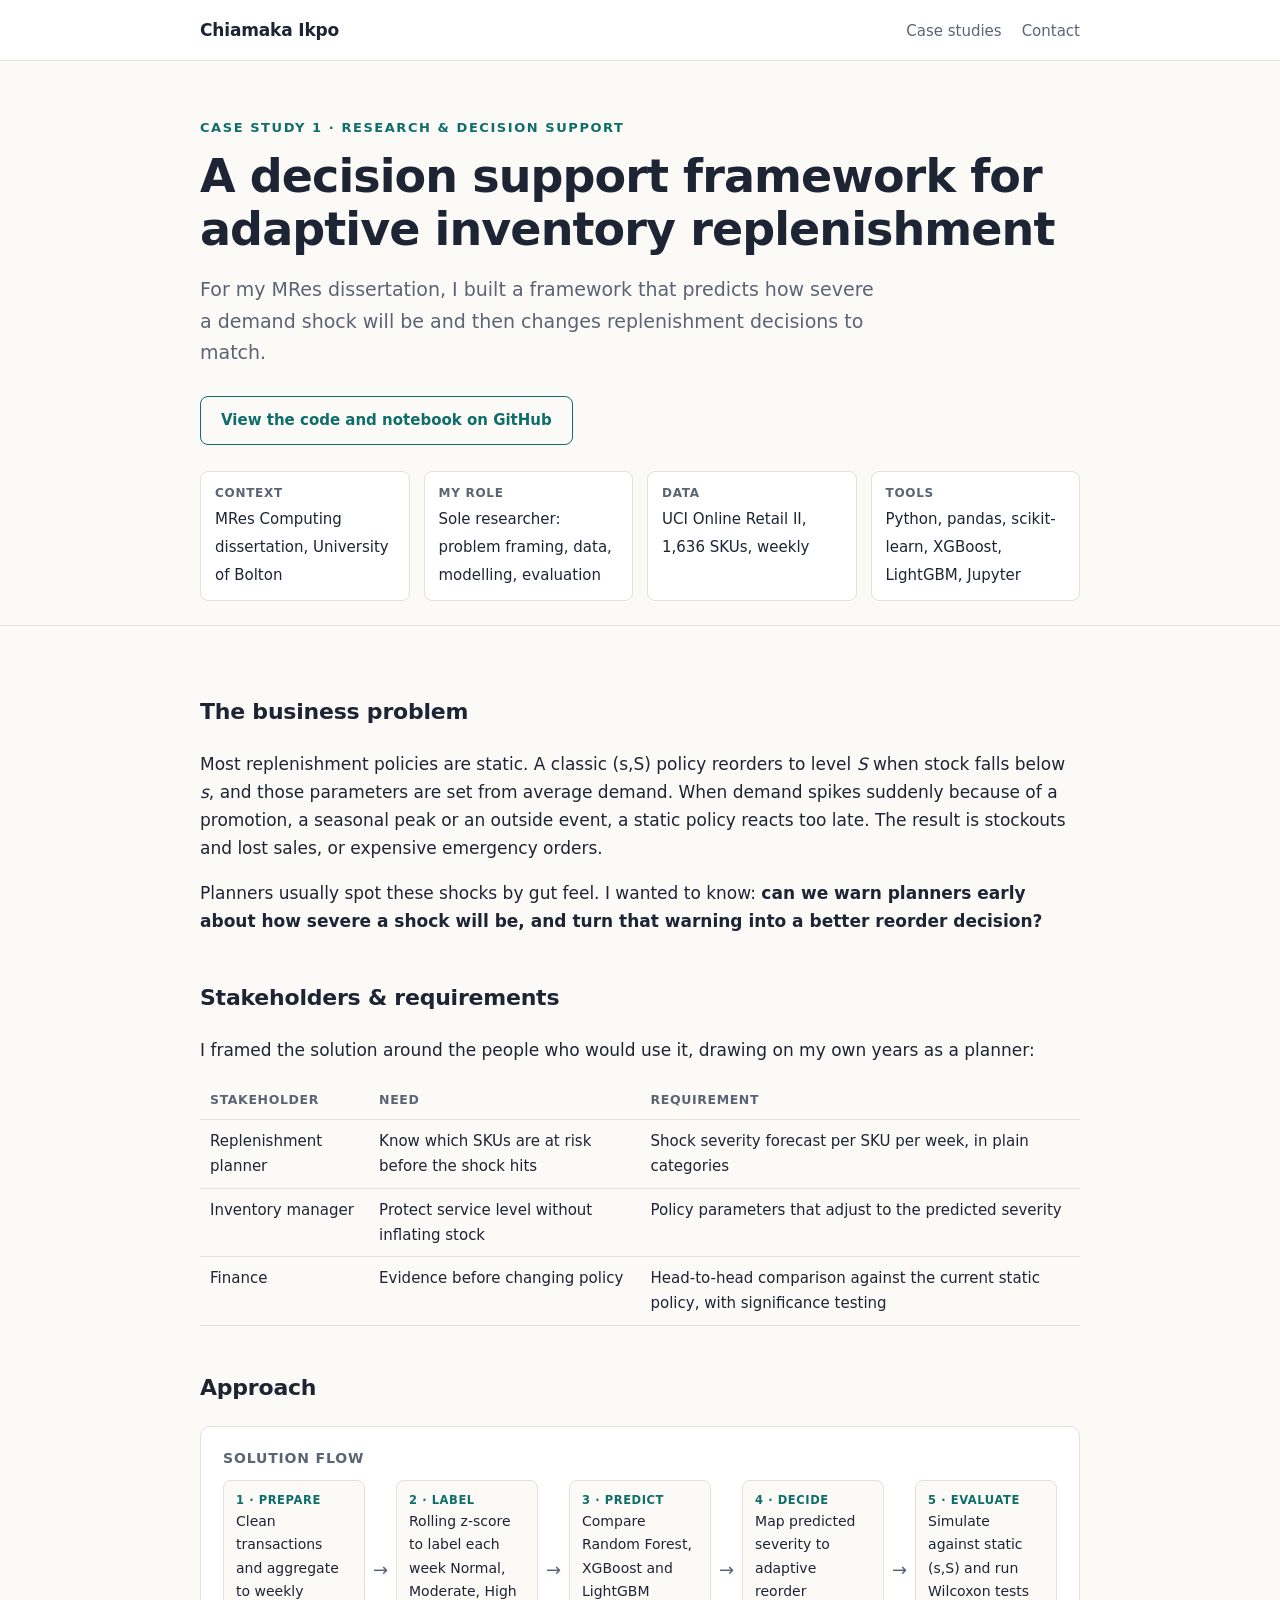
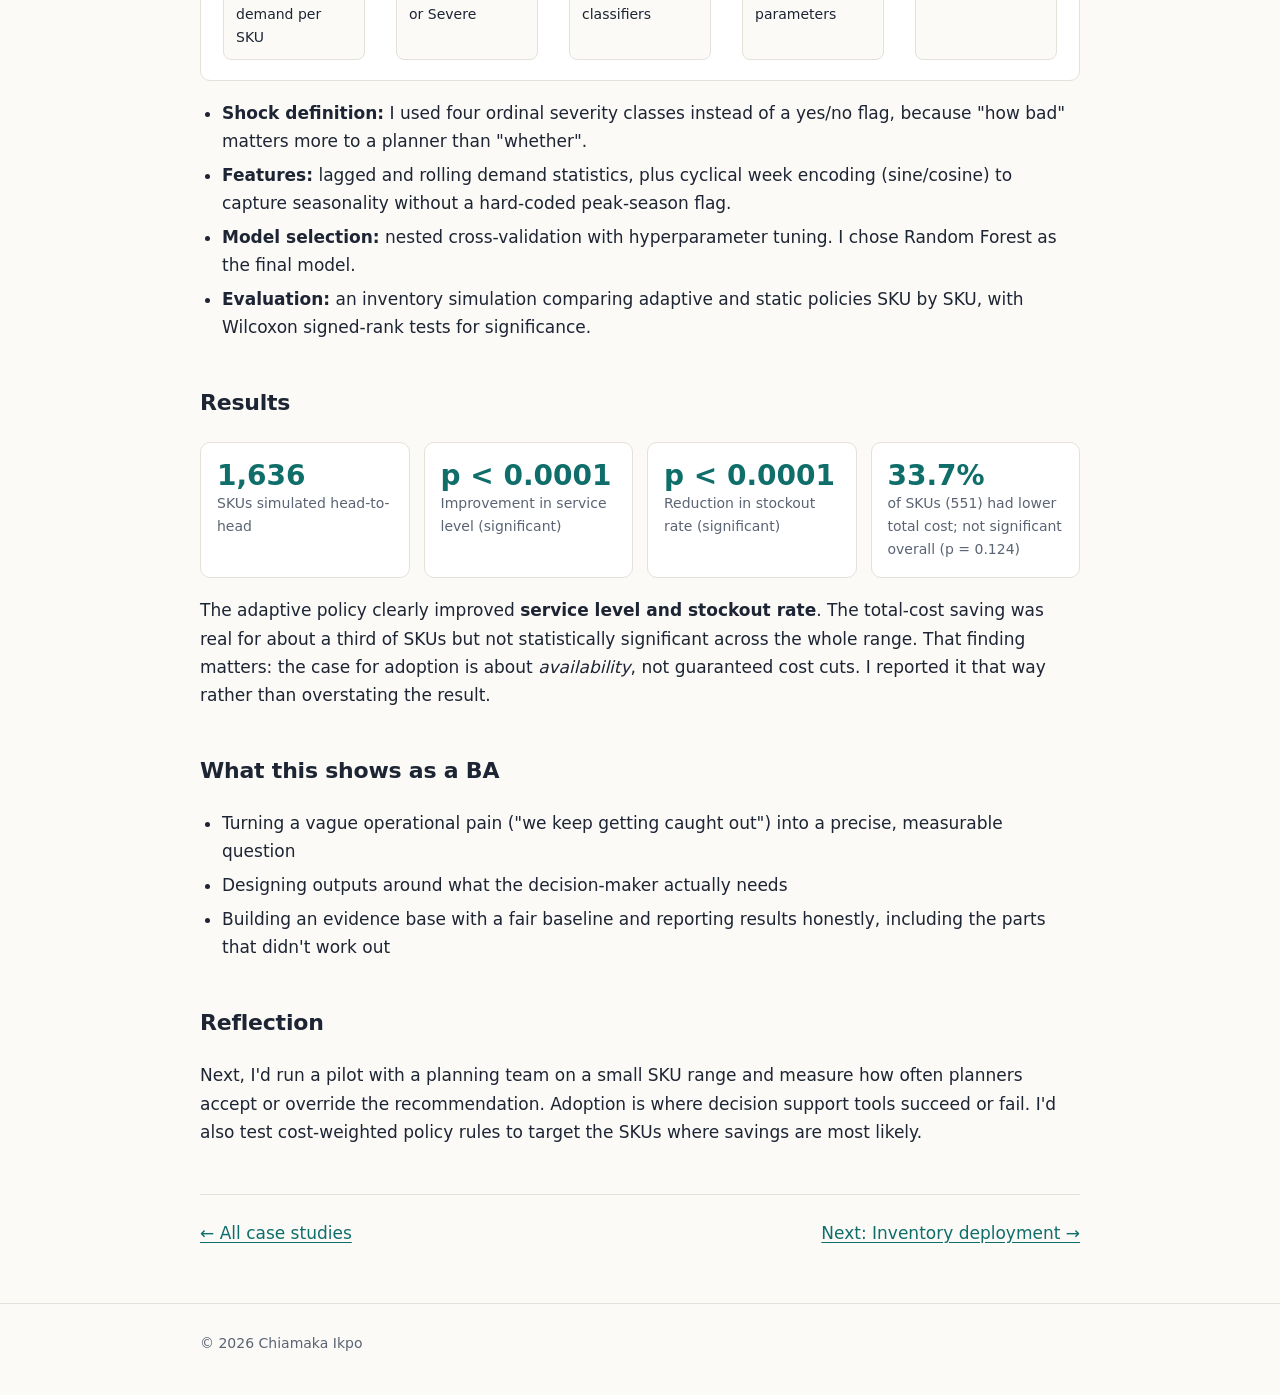
<file: case-replenishment-ml.html>
<!DOCTYPE html>
<html lang="en">
<head>
<meta charset="utf-8">
<meta name="viewport" content="width=device-width, initial-scale=1">
<title>ML-Based Adaptive Replenishment | Chiamaka Ikpo</title>
<link rel="stylesheet" href="style.css">
</head>
<body>
<nav class="nav"><div class="wrap">
  <a class="brand" href="index.html">Chiamaka Ikpo</a>
  <ul><li><a href="index.html#work">Case studies</a></li><li><a href="index.html#contact">Contact</a></li></ul>
</div></nav>

<header class="case-head"><div class="wrap">
  <p class="eyebrow">Case study 1 · Research &amp; decision support</p>
  <h1>A decision support framework for adaptive inventory replenishment</h1>
  <p class="lead">For my MRes dissertation, I built a framework that predicts how severe a demand shock will be and then changes replenishment decisions to match.</p>
  <p><a class="btn ghost" href="https://github.com/chiamakaikpo/ml-demand-shock-replenishment" target="_blank" rel="noopener">View the code and notebook on GitHub</a></p>
  <div class="facts">
    <div><b>Context</b><span>MRes Computing dissertation, University of Bolton</span></div>
    <div><b>My role</b><span>Sole researcher: problem framing, data, modelling, evaluation</span></div>
    <div><b>Data</b><span>UCI Online Retail II, 1,636 SKUs, weekly</span></div>
    <div><b>Tools</b><span>Python, pandas, scikit-learn, XGBoost, LightGBM, Jupyter</span></div>
  </div>
</div></header>

<article><div class="wrap">
  <h2>The business problem</h2>
  <p>Most replenishment policies are static. A classic (s,S) policy reorders to level <em>S</em> when stock falls below <em>s</em>, and those parameters are set from average demand. When demand spikes suddenly because of a promotion, a seasonal peak or an outside event, a static policy reacts too late. The result is stockouts and lost sales, or expensive emergency orders.</p>
  <p>Planners usually spot these shocks by gut feel. I wanted to know: <strong>can we warn planners early about how severe a shock will be, and turn that warning into a better reorder decision?</strong></p>

  <h2>Stakeholders &amp; requirements</h2>
  <p>I framed the solution around the people who would use it, drawing on my own years as a planner:</p>
  <table>
    <tr><th>Stakeholder</th><th>Need</th><th>Requirement</th></tr>
    <tr><td>Replenishment planner</td><td>Know which SKUs are at risk before the shock hits</td><td>Shock severity forecast per SKU per week, in plain categories</td></tr>
    <tr><td>Inventory manager</td><td>Protect service level without inflating stock</td><td>Policy parameters that adjust to the predicted severity</td></tr>
    <tr><td>Finance</td><td>Evidence before changing policy</td><td>Head-to-head comparison against the current static policy, with significance testing</td></tr>
  </table>

  <h2>Approach</h2>
  <div class="panel">
    <h4>Solution flow</h4>
    <div class="flow">
      <div class="step"><b>1 · Prepare</b>Clean transactions and aggregate to weekly demand per SKU</div><span class="arrow">→</span>
      <div class="step"><b>2 · Label</b>Rolling z-score to label each week Normal, Moderate, High or Severe</div><span class="arrow">→</span>
      <div class="step"><b>3 · Predict</b>Compare Random Forest, XGBoost and LightGBM classifiers</div><span class="arrow">→</span>
      <div class="step"><b>4 · Decide</b>Map predicted severity to adaptive reorder parameters</div><span class="arrow">→</span>
      <div class="step"><b>5 · Evaluate</b>Simulate against static (s,S) and run Wilcoxon tests</div>
    </div>
  </div>
  <ul>
    <li><strong>Shock definition:</strong> I used four ordinal severity classes instead of a yes/no flag, because "how bad" matters more to a planner than "whether".</li>
    <li><strong>Features:</strong> lagged and rolling demand statistics, plus cyclical week encoding (sine/cosine) to capture seasonality without a hard-coded peak-season flag.</li>
    <li><strong>Model selection:</strong> nested cross-validation with hyperparameter tuning. I chose Random Forest as the final model.</li>
    <li><strong>Evaluation:</strong> an inventory simulation comparing adaptive and static policies SKU by SKU, with Wilcoxon signed-rank tests for significance.</li>
  </ul>

  <h2>Results</h2>
  <div class="stats">
    <div class="stat"><div class="n">1,636</div><div class="l">SKUs simulated head-to-head</div></div>
    <div class="stat"><div class="n">p &lt; 0.0001</div><div class="l">Improvement in service level (significant)</div></div>
    <div class="stat"><div class="n">p &lt; 0.0001</div><div class="l">Reduction in stockout rate (significant)</div></div>
    <div class="stat"><div class="n">33.7%</div><div class="l">of SKUs (551) had lower total cost; not significant overall (p = 0.124)</div></div>
  </div>
  <p>The adaptive policy clearly improved <strong>service level and stockout rate</strong>. The total-cost saving was real for about a third of SKUs but not statistically significant across the whole range. That finding matters: the case for adoption is about <em>availability</em>, not guaranteed cost cuts. I reported it that way rather than overstating the result.</p>

  <h2>What this shows as a BA</h2>
  <ul>
    <li>Turning a vague operational pain ("we keep getting caught out") into a precise, measurable question</li>
    <li>Designing outputs around what the decision-maker actually needs</li>
    <li>Building an evidence base with a fair baseline and reporting results honestly, including the parts that didn't work out</li>
  </ul>

  <h2>Reflection</h2>
  <p>Next, I'd run a pilot with a planning team on a small SKU range and measure how often planners accept or override the recommendation. Adoption is where decision support tools succeed or fail. I'd also test cost-weighted policy rules to target the SKUs where savings are most likely.</p>

  <div class="pager">
    <a href="index.html#work">← All case studies</a>
    <a href="case-inventory-deployment.html">Next: Inventory deployment →</a>
  </div>
</div></article>

<footer><div class="wrap"><span>© 2026 Chiamaka Ikpo</span></div></footer>
</body>
</html>
</file>
<file: style.css>
:root {
  --bg: #fbfaf7;
  --surface: #ffffff;
  --ink: #1d2433;
  --muted: #5b6474;
  --line: #e4e1da;
  --accent: #0f6e6a;
  --accent-soft: #e3f1ef;
  --warn-soft: #fbf1dd;
  --warn: #8a5a00;
  --radius: 10px;
  --max: 920px;
  color-scheme: light;
}
@media (prefers-color-scheme: dark) {
  :root {
    --bg: #12151b;
    --surface: #1a1f27;
    --ink: #e8eaee;
    --muted: #a0a8b6;
    --line: #2c333e;
    --accent: #5cc5bc;
    --accent-soft: #173432;
    --warn-soft: #33290f;
    --warn: #e6c070;
    color-scheme: dark;
  }
}
* { box-sizing: border-box; }
html { -webkit-text-size-adjust: 100%; }
body {
  margin: 0;
  background: var(--bg);
  color: var(--ink);
  font-family: "Inter", system-ui, -apple-system, "Segoe UI", Roboto, sans-serif;
  font-size: 17px;
  line-height: 1.65;
}
a { color: var(--accent); text-underline-offset: 3px; }
a:hover { text-decoration-thickness: 2px; }
.wrap { max-width: var(--max); margin: 0 auto; padding: 0 20px; }

/* Nav */
.nav { border-bottom: 1px solid var(--line); background: var(--surface); }
.nav .wrap { display: flex; align-items: center; justify-content: space-between; gap: 16px; min-height: 60px; flex-wrap: wrap; }
.brand { font-weight: 700; color: var(--ink); text-decoration: none; letter-spacing: -0.01em; }
.nav ul { list-style: none; display: flex; gap: 20px; margin: 0; padding: 0; flex-wrap: wrap; }
.nav ul a { color: var(--muted); text-decoration: none; font-size: 15px; }
.nav ul a:hover { color: var(--accent); }

/* Hero */
.hero { padding: 72px 0 48px; }
.eyebrow { text-transform: uppercase; letter-spacing: 0.12em; font-size: 13px; font-weight: 600; color: var(--accent); margin: 0 0 12px; }
h1 { font-size: clamp(32px, 5vw, 46px); line-height: 1.15; letter-spacing: -0.02em; margin: 0 0 18px; }
.lead { font-size: 19px; color: var(--muted); max-width: 680px; margin: 0 0 28px; }
.btns { display: flex; gap: 12px; flex-wrap: wrap; }
.btn { display: inline-block; padding: 11px 20px; border-radius: 8px; font-weight: 600; font-size: 15px; text-decoration: none; border: 1px solid var(--accent); }
.btn.primary { background: var(--accent); color: var(--bg); }
.btn.ghost { color: var(--accent); }

/* Sections */
section { padding: 40px 0; }
h2 { font-size: 26px; letter-spacing: -0.01em; margin: 0 0 20px; }
h3 { font-size: 19px; margin: 28px 0 10px; }
.muted { color: var(--muted); }

/* Case cards */
.cards { display: grid; grid-template-columns: repeat(auto-fit, minmax(260px, 1fr)); gap: 18px; }
.card { background: var(--surface); border: 1px solid var(--line); border-radius: var(--radius); padding: 22px; display: flex; flex-direction: column; text-decoration: none; color: var(--ink); transition: border-color .15s, transform .15s; }
.card:hover { border-color: var(--accent); transform: translateY(-2px); }
.card h3 { margin: 6px 0 8px; font-size: 18px; }
.card p { margin: 0 0 14px; color: var(--muted); font-size: 15px; flex: 1; }
.tag { display: inline-block; font-size: 12px; font-weight: 600; letter-spacing: .04em; text-transform: uppercase; color: var(--accent); }
.chips { display: flex; flex-wrap: wrap; gap: 6px; }
.chip { font-size: 12.5px; padding: 3px 10px; border-radius: 999px; background: var(--accent-soft); color: var(--accent); }

/* Skills */
.skills { display: grid; grid-template-columns: repeat(auto-fit, minmax(200px, 1fr)); gap: 18px; }
.skills div { background: var(--surface); border: 1px solid var(--line); border-radius: var(--radius); padding: 18px; }
.skills h4 { margin: 0 0 8px; font-size: 15px; }
.skills ul { margin: 0; padding-left: 18px; color: var(--muted); font-size: 15px; }

/* Case study pages */
.case-head { padding: 56px 0 24px; border-bottom: 1px solid var(--line); }
.facts { display: grid; grid-template-columns: repeat(auto-fit, minmax(160px, 1fr)); gap: 14px; margin: 26px 0 0; }
.facts div { background: var(--surface); border: 1px solid var(--line); border-radius: 8px; padding: 12px 14px; }
.facts b { display: block; font-size: 12px; text-transform: uppercase; letter-spacing: .06em; color: var(--muted); font-weight: 600; }
.facts span { font-size: 15px; }
article { padding: 24px 0 56px; }
article h2 { margin-top: 44px; font-size: 22px; }
article ul, article ol { padding-left: 22px; }
article li { margin-bottom: 6px; }

.panel { background: var(--surface); border: 1px solid var(--line); border-radius: var(--radius); padding: 20px 22px; margin: 18px 0; overflow-x: auto; }
.panel h4 { margin: 0 0 10px; font-size: 14px; text-transform: uppercase; letter-spacing: .06em; color: var(--muted); }
.note { background: var(--warn-soft); color: var(--warn); border-radius: 8px; padding: 12px 16px; font-size: 15px; margin: 18px 0; }

table { width: 100%; border-collapse: collapse; font-size: 15px; }
th, td { text-align: left; padding: 9px 10px; border-bottom: 1px solid var(--line); vertical-align: top; }
th { font-size: 12.5px; text-transform: uppercase; letter-spacing: .05em; color: var(--muted); font-weight: 600; }

.stats { display: grid; grid-template-columns: repeat(auto-fit, minmax(170px, 1fr)); gap: 14px; margin: 18px 0; }
.stat { background: var(--surface); border: 1px solid var(--line); border-radius: var(--radius); padding: 16px; }
.stat .n { font-size: 28px; font-weight: 700; color: var(--accent); line-height: 1.2; }
.stat .l { font-size: 14px; color: var(--muted); }

/* Process flow */
.flow { display: flex; flex-wrap: wrap; align-items: stretch; gap: 8px; }
.step { flex: 1 1 130px; background: var(--bg); border: 1px solid var(--line); border-radius: 8px; padding: 10px 12px; font-size: 14px; position: relative; }
.step b { display: block; font-size: 11.5px; color: var(--accent); text-transform: uppercase; letter-spacing: .05em; }
.step.pain { border-color: var(--warn); }
.step.pain b { color: var(--warn); }
.arrow { align-self: center; color: var(--muted); font-size: 18px; }

.story { border-left: 3px solid var(--accent); padding: 4px 0 4px 14px; margin: 14px 0; }
.story p { margin: 0 0 6px; }
.story ul { margin: 0; font-size: 15px; color: var(--muted); }

/* Dashboard wireframe */
.wire { display: grid; grid-template-columns: repeat(4, 1fr); gap: 10px; }
.wire > div { background: var(--bg); border: 1px dashed var(--muted); border-radius: 6px; padding: 10px; font-size: 13px; color: var(--muted); min-height: 64px; }
.wire .w2 { grid-column: span 2; min-height: 150px; }
.wire .w4 { grid-column: span 4; min-height: 110px; }
.wire b { display: block; color: var(--ink); font-size: 13px; }
@media (max-width: 600px) {
  .wire { grid-template-columns: repeat(2, 1fr); }
  .wire .w2, .wire .w4 { grid-column: span 2; }
  .arrow { display: none; }
}

.pager { display: flex; justify-content: space-between; gap: 12px; border-top: 1px solid var(--line); padding-top: 24px; margin-top: 48px; flex-wrap: wrap; }

footer { border-top: 1px solid var(--line); padding: 28px 0 40px; color: var(--muted); font-size: 14px; }
footer .wrap { display: flex; justify-content: space-between; flex-wrap: wrap; gap: 10px; }
</file>
